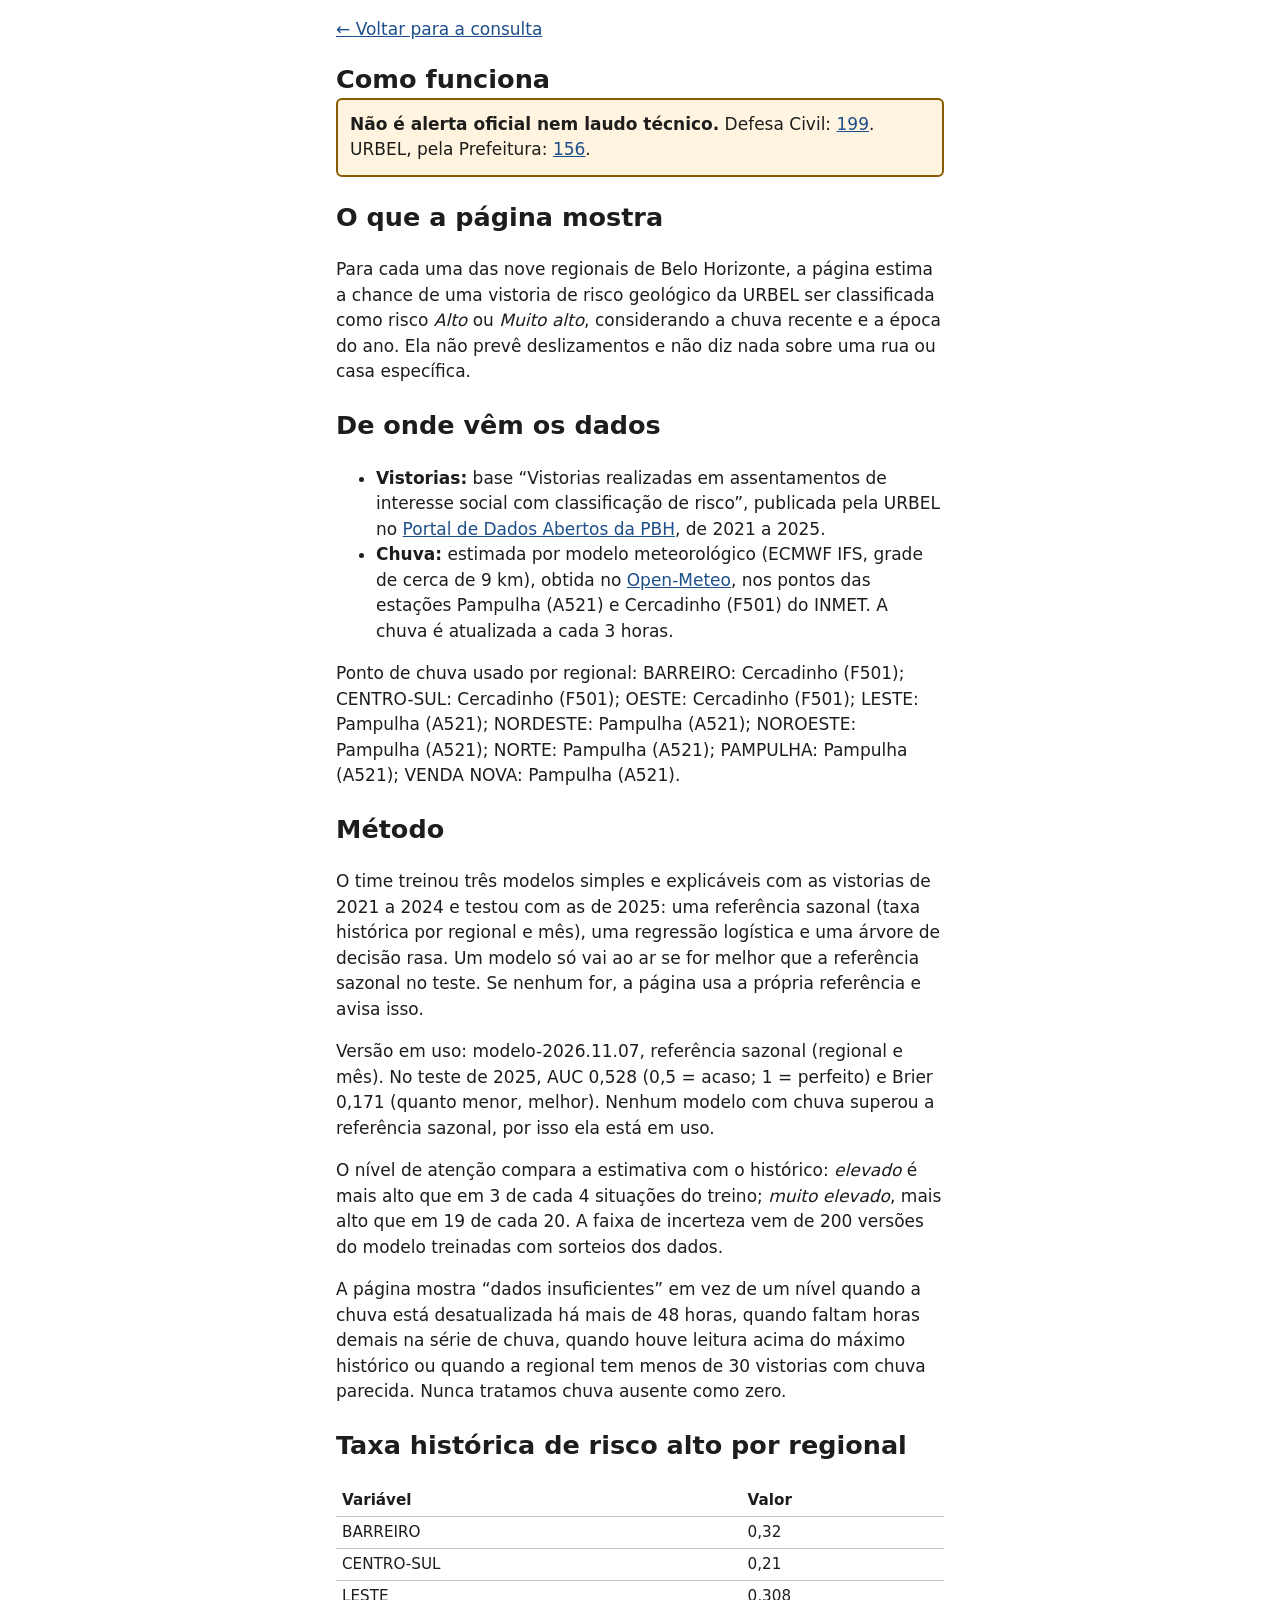
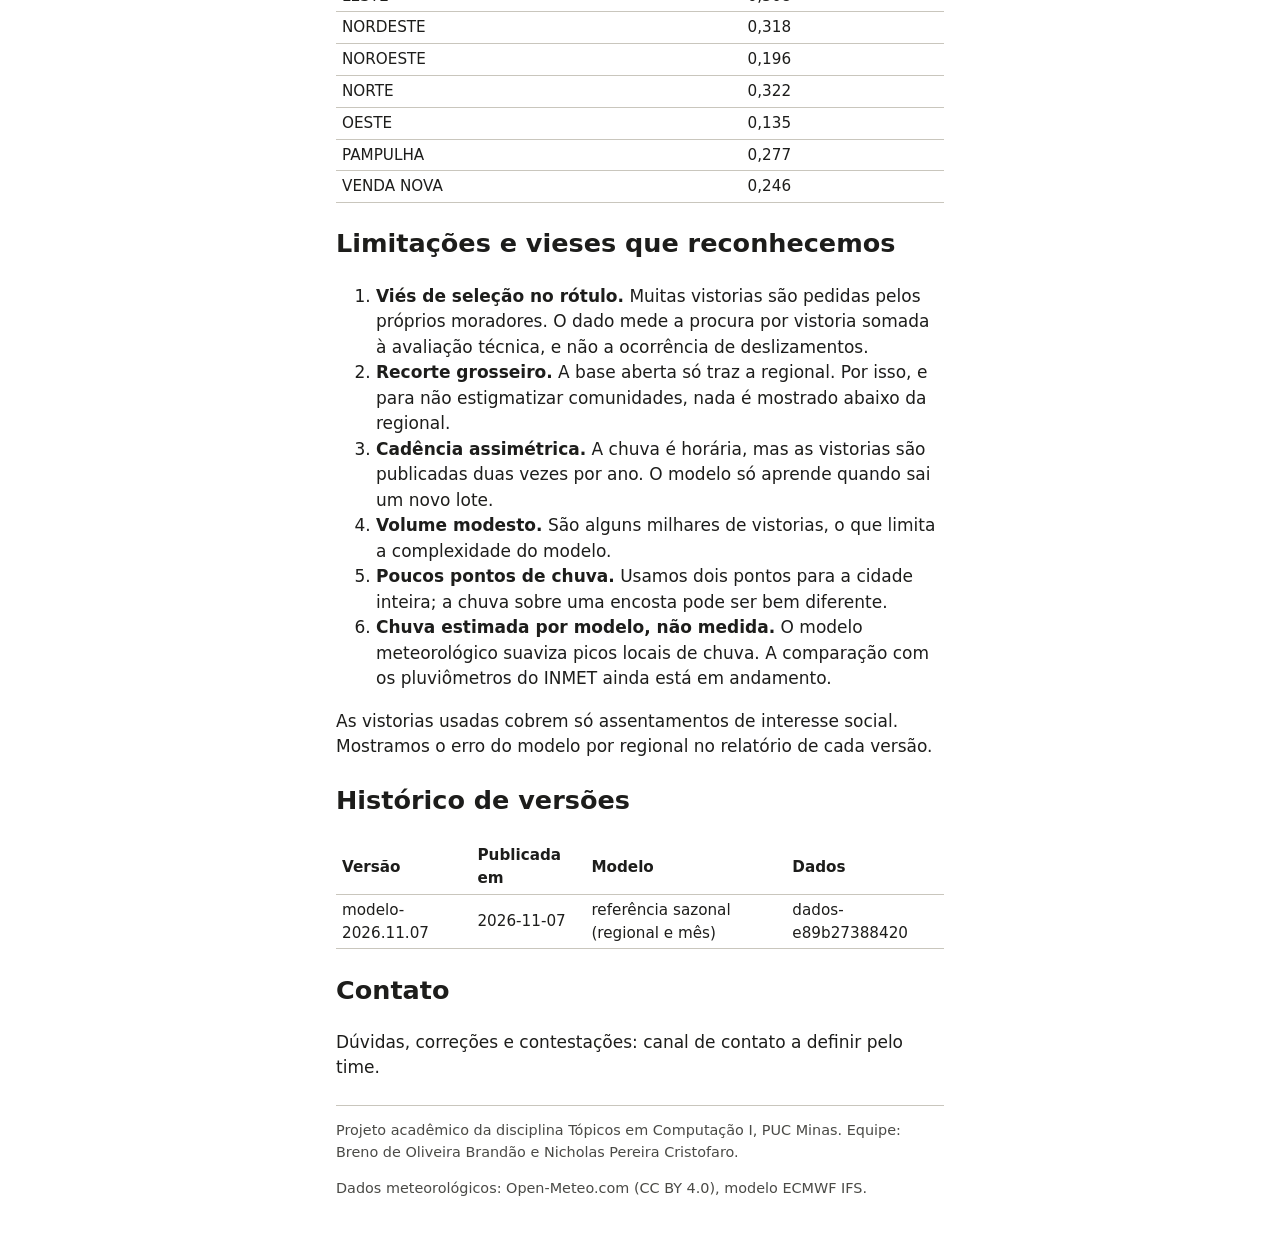
<file: site/como-funciona.html>
<!doctype html>
<html lang="pt-BR">
<head>
  <meta charset="utf-8">
  <meta name="viewport" content="width=device-width, initial-scale=1">
  <title>Como funciona — AlertaEncosta BH</title>
  <link rel="stylesheet" href="estilo.css">
</head>
<body>
  <header class="topo">
    <p><a href="index.html">← Voltar para a consulta</a></p>
    <h1>Como funciona</h1>
  </header>

  <aside class="aviso" role="note" aria-label="Aviso e canais oficiais">
    <p><strong>Não é alerta oficial nem laudo técnico.</strong>
      Defesa Civil: <a href="tel:199">199</a>. URBEL, pela Prefeitura: <a href="tel:156">156</a>.</p>
  </aside>

  <main>
    <h2>O que a página mostra</h2>
    <p>Para cada uma das nove regionais de Belo Horizonte, a página estima a chance de uma
      vistoria de risco geológico da URBEL ser classificada como risco <em>Alto</em> ou
      <em>Muito alto</em>, considerando a chuva recente e a época do ano. Ela não prevê
      deslizamentos e não diz nada sobre uma rua ou casa específica.</p>

    <h2>De onde vêm os dados</h2>
    <ul>
      <li><strong>Vistorias:</strong> base “Vistorias realizadas em assentamentos de interesse
        social com classificação de risco”, publicada pela URBEL no
        <a href="https://dados.pbh.gov.br">Portal de Dados Abertos da PBH</a>, de 2021 a 2025.</li>
      <li><strong>Chuva:</strong> estimada por modelo meteorológico (ECMWF IFS, grade de cerca de
        9 km), obtida no <a href="https://open-meteo.com">Open-Meteo</a>, nos pontos das estações
        Pampulha (A521) e Cercadinho (F501) do INMET. A chuva é atualizada a cada 3 horas.</li>
    </ul>
    <p id="mapeamento"></p>

    <h2>Método</h2>
    <p>O time treinou três modelos simples e explicáveis com as vistorias de 2021 a 2024 e
      testou com as de 2025: uma referência sazonal (taxa histórica por regional e mês),
      uma regressão logística e uma árvore de decisão rasa. Um modelo só vai ao ar se for melhor
      que a referência sazonal no teste. Se nenhum for, a página usa a própria referência e
      avisa isso.</p>
    <p id="modelo-vigente"></p>
    <p>O nível de atenção compara a estimativa com o histórico: <em>elevado</em> é mais alto que
      em 3 de cada 4 situações do treino; <em>muito elevado</em>, mais alto que em 19 de cada 20.
      A faixa de incerteza vem de 200 versões do modelo treinadas com sorteios dos dados.</p>
    <p>A página mostra “dados insuficientes” em vez de um nível quando a chuva está desatualizada
      há mais de 48 horas, quando faltam horas demais na série de chuva, quando houve leitura acima
      do máximo histórico ou quando a regional tem menos de 30 vistorias com chuva parecida.
      Nunca tratamos chuva ausente como zero.</p>

    <h2 id="titulo-explicacao">Pesos do modelo</h2>
    <div class="tabela-rolavel"><table id="explicacao"></table></div>

    <h2>Limitações e vieses que reconhecemos</h2>
    <ol>
      <li><strong>Viés de seleção no rótulo.</strong> Muitas vistorias são pedidas pelos próprios
        moradores. O dado mede a procura por vistoria somada à avaliação técnica, e não a ocorrência
        de deslizamentos.</li>
      <li><strong>Recorte grosseiro.</strong> A base aberta só traz a regional. Por isso, e para não
        estigmatizar comunidades, nada é mostrado abaixo da regional.</li>
      <li><strong>Cadência assimétrica.</strong> A chuva é horária, mas as vistorias são publicadas
        duas vezes por ano. O modelo só aprende quando sai um novo lote.</li>
      <li><strong>Volume modesto.</strong> São alguns milhares de vistorias, o que limita a
        complexidade do modelo.</li>
      <li><strong>Poucos pontos de chuva.</strong> Usamos dois pontos para a cidade inteira; a chuva
        sobre uma encosta pode ser bem diferente.</li>
      <li><strong>Chuva estimada por modelo, não medida.</strong> O modelo meteorológico suaviza
        picos locais de chuva. <span id="comparacao-inmet">A comparação com os pluviômetros do
        INMET ainda está em andamento.</span></li>
    </ol>
    <p>As vistorias usadas cobrem só assentamentos de interesse social. Mostramos o erro do modelo
      por regional no relatório de cada versão.</p>

    <h2>Histórico de versões</h2>
    <div class="tabela-rolavel"><table id="historico"></table></div>

    <h2>Contato</h2>
    <p>Dúvidas, correções e contestações: <span id="contato">canal de contato a definir pelo time</span>.</p>
  </main>

  <footer class="rodape">
    <p>Projeto acadêmico da disciplina Tópicos em Computação I, PUC Minas. Equipe: Breno de
      Oliveira Brandão e Nicholas Pereira Cristofaro.</p>
    <p id="atribuicao"></p>
  </footer>

  <script src="como-funciona.js" defer></script>
</body>
</html>
</file>
<file: site/estilo.css>
:root {
  --fundo: #ffffff;
  --texto: #1d1d1b;
  --suave: #4a4a46;
  --borda: #c9c6bd;
  --aviso-fundo: #fff4e0;
  --aviso-borda: #8a5a00;
  --habitual: #1f5f3a;
  --elevado: #7a4a00;
  --muito-elevado: #8f1d1d;
  --insuficiente: #3d3d3d;
  --link: #1d4f8a;
  --foco: #1d4f8a;
}

* { box-sizing: border-box; }

body {
  margin: 0;
  padding: 0 16px 32px;
  background: var(--fundo);
  color: var(--texto);
  font: 17px/1.5 system-ui, -apple-system, "Segoe UI", Roboto, sans-serif;
  max-width: 40rem;
  margin-inline: auto;
}

a { color: var(--link); }
a:focus-visible, select:focus-visible { outline: 3px solid var(--foco); outline-offset: 2px; }

.topo h1 { margin: 16px 0 0; font-size: 1.6rem; }
.subtitulo { margin: 0 0 12px; color: var(--suave); }

.aviso {
  border: 2px solid var(--aviso-borda);
  background: var(--aviso-fundo);
  border-radius: 6px;
  padding: 8px 12px;
}
.aviso p { margin: 4px 0; }

.rotulo-campo { display: block; margin-top: 20px; font-weight: 600; }
select {
  width: 100%;
  min-height: 48px;
  margin-top: 6px;
  font-size: 1rem;
  padding: 8px;
  border: 2px solid var(--borda);
  border-radius: 6px;
  background: #fff;
  color: var(--texto);
}

#resultado h2 { margin: 20px 0 8px; font-size: 1.25rem; }

.nivel {
  display: inline-block;
  margin: 0 0 8px;
  padding: 6px 12px;
  border: 2px solid currentColor;
  border-radius: 6px;
  font-weight: 700;
  font-size: 1.1rem;
}
.nivel.habitual { color: var(--habitual); }
.nivel.elevado { color: var(--elevado); }
.nivel.muito-elevado { color: var(--muito-elevado); }
.nivel.insuficiente { color: var(--insuficiente); border-style: dashed; }

.motivos { margin-top: 0; }

.evidencias { display: grid; grid-template-columns: 1fr; gap: 2px; margin: 12px 0; }
.evidencias dt { font-weight: 600; margin-top: 6px; }
.evidencias dd { margin: 0; }

.nota { color: var(--suave); font-size: 0.95rem; }
.nota.destaque { color: var(--texto); border-left: 4px solid var(--aviso-borda); padding-left: 8px; }

.erro { color: var(--muito-elevado); font-weight: 600; }

.rodape { margin-top: 24px; border-top: 1px solid var(--borda); font-size: 0.9rem; color: var(--suave); }

table { border-collapse: collapse; width: 100%; font-size: 0.95rem; }
th, td { border-bottom: 1px solid var(--borda); padding: 4px 6px; text-align: left; }
.tabela-rolavel { overflow-x: auto; }

@media (min-width: 560px) {
  .evidencias { grid-template-columns: 14rem 1fr; }
  .evidencias dt, .evidencias dd { margin-top: 4px; }
}
</file>
